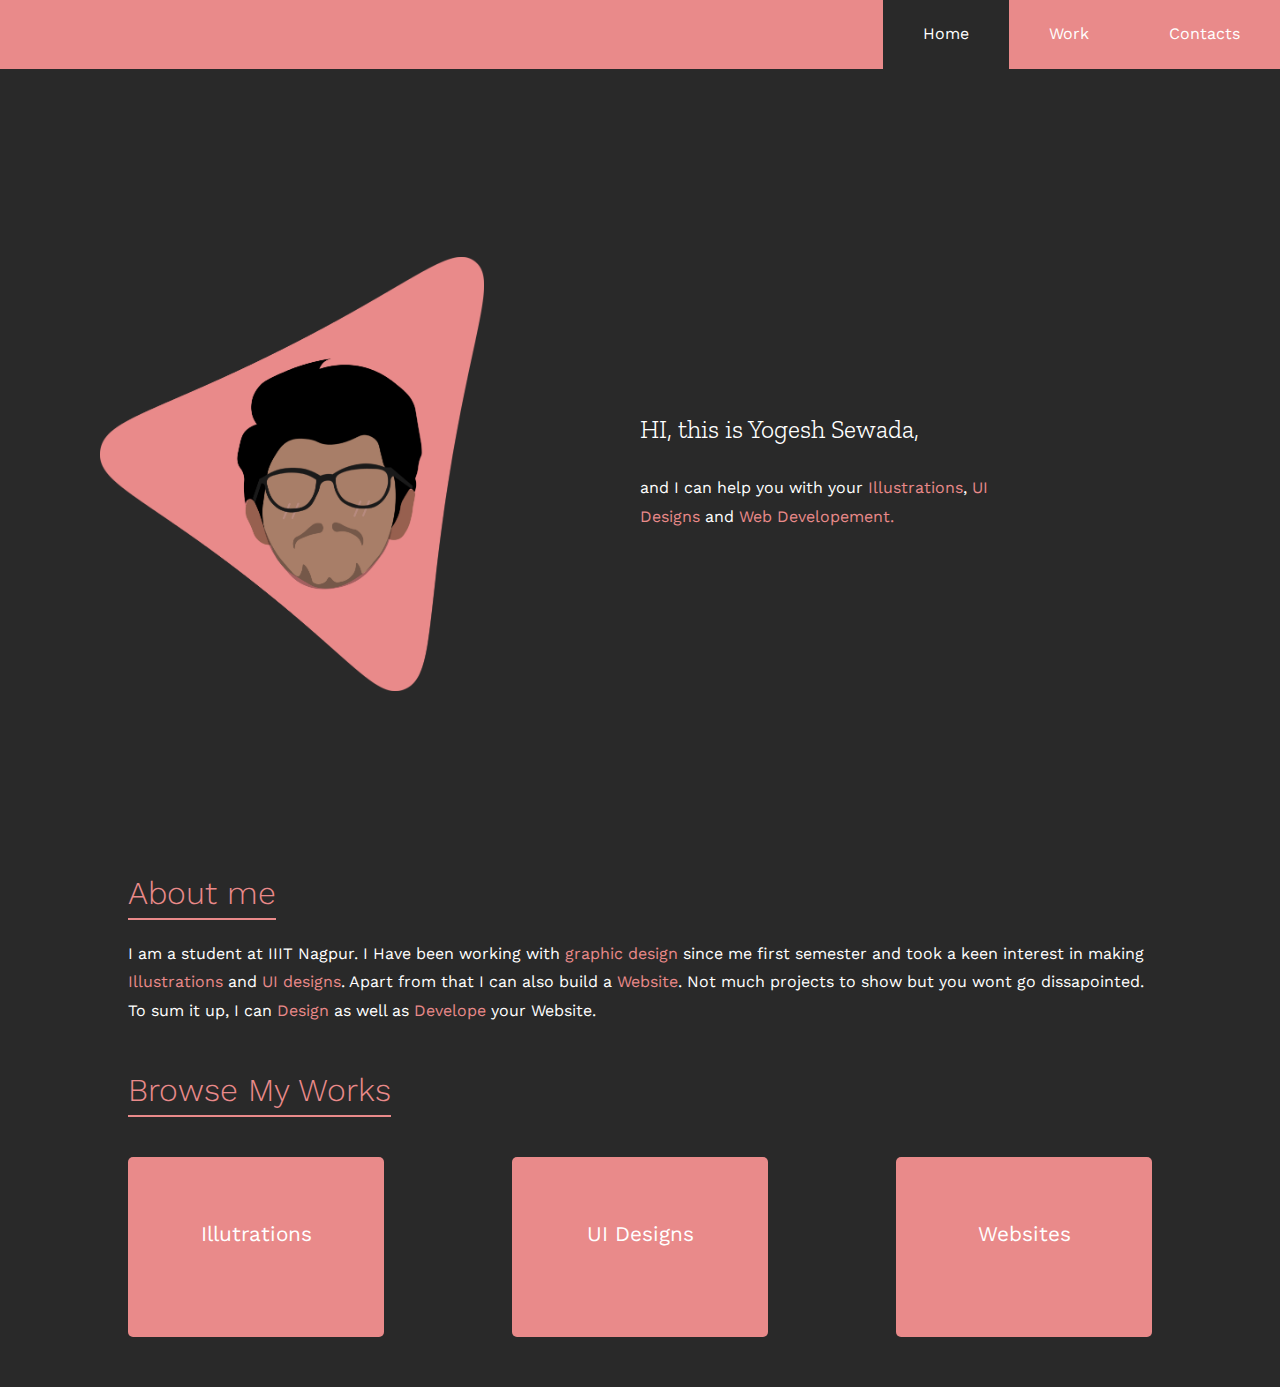
<file: index.html>
<!DOCTYPE html>
<html lang="en">
<head>
    <link rel="stylesheet" href="./stylessheets/style.css">
    <meta charset="UTF-8">
    <meta http-equiv="X-UA-Compatible" content="IE=edge">
    <meta name="viewport" content="width=device-width, initial-scale=1.0">
    <!-- fonts -->
    <link rel="preconnect" href="https://fonts.googleapis.com">
    <link rel="preconnect" href="https://fonts.gstatic.com" crossorigin>
    <link href="https://fonts.googleapis.com/css2?family=Work+Sans:wght@300&family=Zilla+Slab&display=swap" rel="stylesheet">


    <title>Yogesh Sewada | Home</title>
</head>
<body>
    <div class="container">
        <!-- nav bar start -->
        <div class="header">
            <div class="navbar">
                <ul>
                    <a href="./contacts.html"><li>Contacts</li></a>
                    <a href="./work.html"><li>Work</li></a>
                    <a href="#" ><li class="active">Home</li></a>
                </ul>
            </div>
        </div>
        <!-- nav bar ends -->

        <!-- landing page starts -->
        <div class="cover">
            <img src="./images/me.png" alt="">
            <div class="content">
                <h2>HI, this is Yogesh Sewada,</h2>
                <br>
                and I can help you with your <span class="highlighted"> Illustrations</span></B>, <span class="highlighted">UI Designs</span> and <span class="highlighted"> Web Developement.</span>
            </div>
        </div>
        <!-- landing page finished -->
        <!-- About me starts -->
        <div class="body">
            <h1>About me</h1>
            <p>
                I am a student at IIIT Nagpur. I Have been working with <span class="highlighted">graphic design</span>  since me first semester and took a keen interest in making <span class="highlighted">Illustrations</span> and <span class="highlighted">UI designs</span>. Apart from that I can also build a <span class="highlighted">Website</span>. Not much projects to show but you wont go dissapointed.
                <br>
               
                To sum it up, I can <span class="highlighted">Design</span> as well as <span class="highlighted">Develope</span> your Website.
            </p>
        </div>
        <!-- About me finished -->
        <!-- My works -->
        <div class="body">
        <h1 id="work">Browse My Works</h1>
        <div class="work">
            <a href="#"><div>Illutrations</div></a>
            <a href="#"><div>UI Designs</div></a>
            <a href="#"><div>Websites</div></a>
            
        </div>
        </div>
    </div>
</body>
</html>
</file>
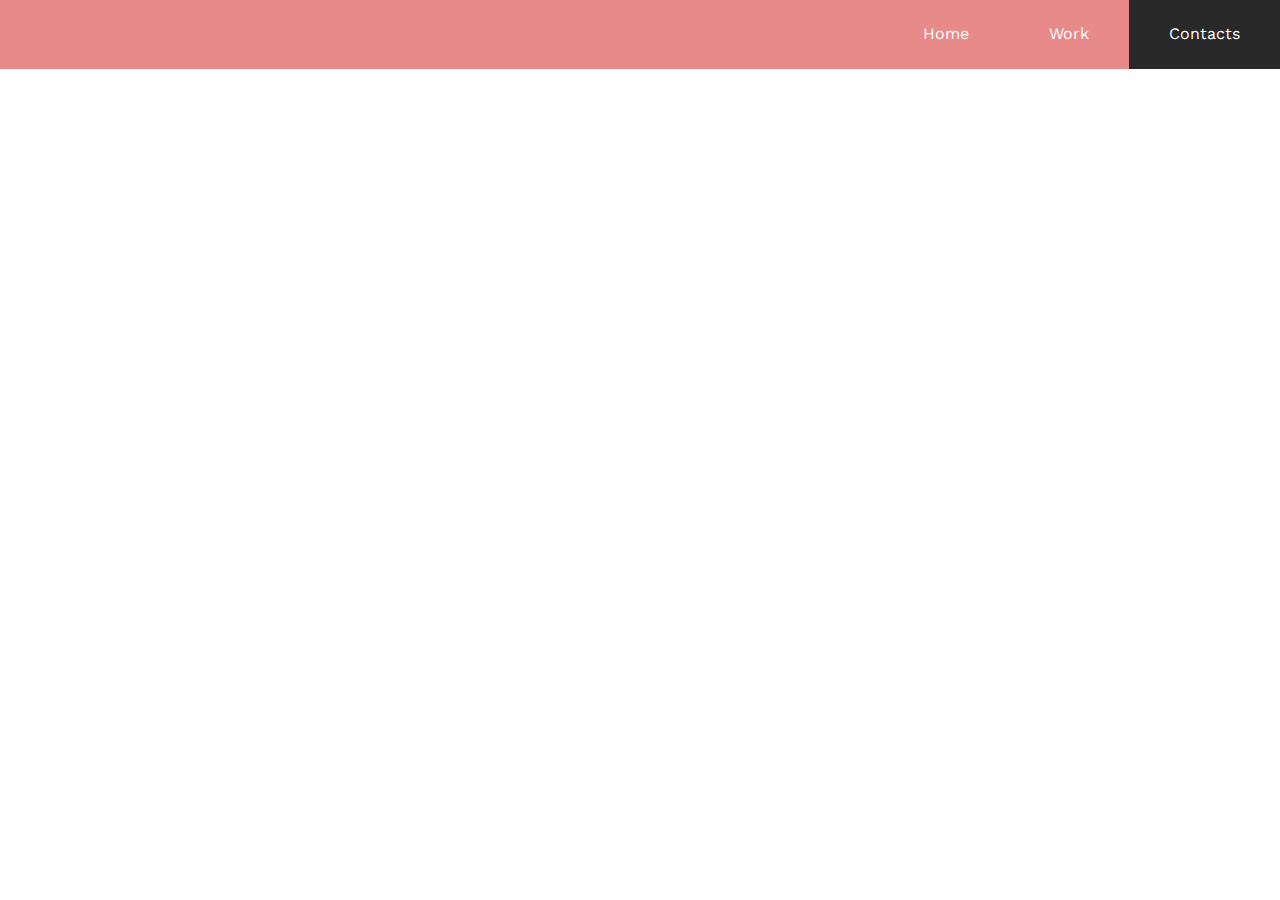
<file: contacts.html>
<!DOCTYPE html>
<html lang="en">
<head>
    <link rel="stylesheet" href="./stylessheets/style.css">
    <meta charset="UTF-8">
    <meta http-equiv="X-UA-Compatible" content="IE=edge">
    <meta name="viewport" content="width=device-width, initial-scale=1.0">
    <!-- fonts -->
    <link rel="preconnect" href="https://fonts.googleapis.com">
    <link rel="preconnect" href="https://fonts.gstatic.com" crossorigin>
    <link href="https://fonts.googleapis.com/css2?family=Work+Sans:wght@300&family=Zilla+Slab&display=swap" rel="stylesheet">

    <title>Contact Me</title>
</head>
<body>
    <div class="container">
        <div class="header">
            <div class="navbar">
                <ul>
                    <a href="#"><li class="active">Contacts</li></a>
                    <a href="./work.html"><li>Work</li></a>
                    <a href="./index.html"><li>Home</li></a>
                </ul>
            </div>
        </div>
    </div>
</body>
</html>
</file>
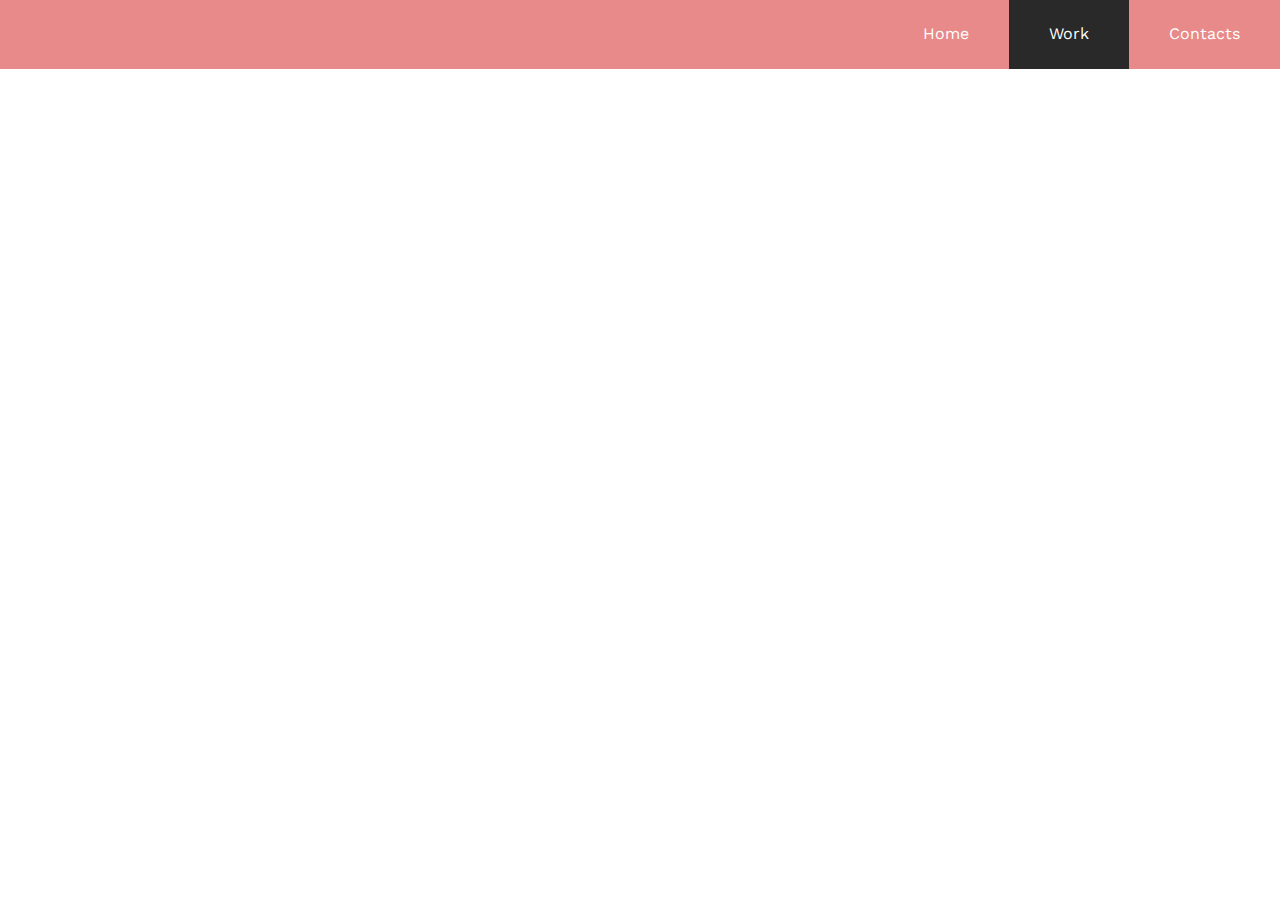
<file: work.html>
<!DOCTYPE html>
<html lang="en">
<head>
    <link rel="stylesheet" href="./stylessheets/style.css">
    <meta charset="UTF-8">
    <meta http-equiv="X-UA-Compatible" content="IE=edge">
    <meta name="viewport" content="width=device-width, initial-scale=1.0">
    <!-- fonts -->
    <link rel="preconnect" href="https://fonts.googleapis.com">
    <link rel="preconnect" href="https://fonts.gstatic.com" crossorigin>
    <link href="https://fonts.googleapis.com/css2?family=Work+Sans:wght@300&family=Zilla+Slab&display=swap" rel="stylesheet">

    <title>Previos Works</title>
</head>
<body>
    <div class="container">
        <div class="header">
            <div class="navbar">
                <ul>
                    <a href="./contacts.html"><li>Contacts</li></a>
                    <a href="#" ><li class="active">Work</li></a>
                    <a href="./index.html"><li>Home</li></a>
                </ul>
            </div>
        </div>
    </div>
</body>
</html>
</file>
<file: stylessheets/style.css>
*{
    border: 0;
    margin: 0;
    box-sizing: border-box;
}
body{
    font-family: 'Work Sans', sans-serif;
    line-height: 1.8rem;
}
.highlighted{
    color: rgb(233, 138, 138);
}
/* nav bar */
.header ul a li{
    list-style: none;
    display: block;
    padding: 20px 40px;
   
}
.header ul a{
    text-decoration: none;
    color: white;
    background-color: rgb(233, 138, 138);
}
.header ul a:hover{
    text-decoration: none;
    color: rgb(233, 138, 138);
    background-color: white;
}
.active{
    background-color: rgb(41, 41, 41);
    color: white;
}

.header ul{
    display: flex;
    flex-direction: row-reverse;
}
.header{
    background-color: rgb(233, 138, 138);;
}

/* nav-bar ends */

/* landing page */
.cover{
    height: 90vh;
    background-color: rgb(41, 41, 41);
    display: grid;
    grid-template-columns: 1fr 1fr;
}
.cover img{
    width: 30vw;
    align-self: center;
    margin-left: 100px;
}
.cover .content{
    align-self: center;
    width: 30vw;
    font-size: 1rem;
    color: white;
}
.cover .content h2{
    font-family: 'Zilla Slab', serif;
    font-size: 1.6rem;
    font-weight: 200;
}

/* Main Body starts */

.body{
    background-color: rgb(41, 41, 41);
    color: white;
    padding-bottom: 50px;
}
.body h1{
    color: rgb(233, 138, 138);
    border-bottom: 2px solid rgb(233, 138, 138);
    padding-bottom: 10px;
    width: fit-content;
    margin-left: 10vw;
    font-family: 'Work Sans', sans-serif;
    font-weight: 300;
}
.body p{
    width: 80vw;
    margin-left: 10vw;
    margin-top: 20px;
    
}

.work{
    display: grid;
    grid-template-columns: 1fr 1fr 1fr;
    margin-left: 10vw;
}
.work a{
    text-decoration: none;
    color: white;
    font-size: 1.3rem;
    text-align: center;
    
}
.work a div{
    background-color: rgb(233, 138, 138);
    border-radius: 5px;
    margin-top: 40px;
    width: 20vw;
    height: 20vh;
    padding-top: 7vh;
}
.work a div:hover{
    background-color: tomato;
    border-radius: 5px;
    margin-top: 40px;
    width: 20vw;
    height: 20vh;
    padding-top: 7vh;
}
</file>
